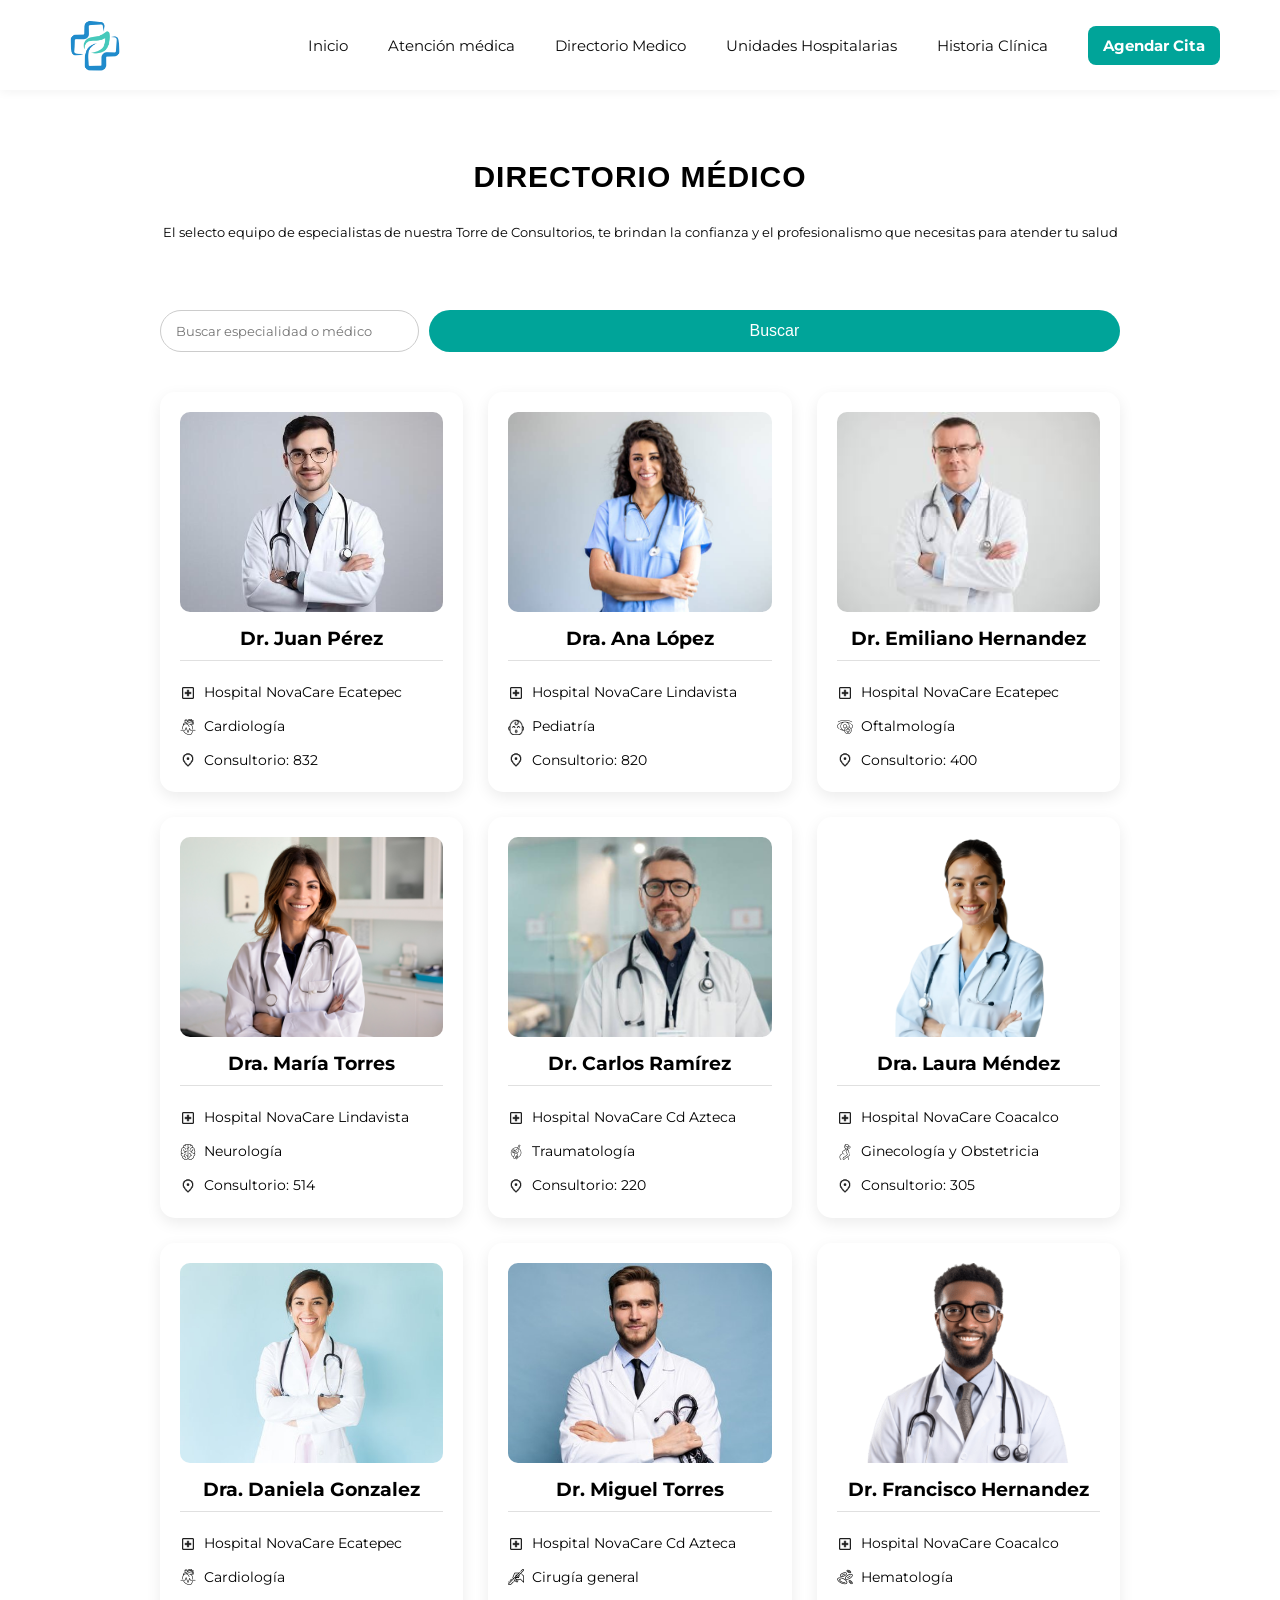
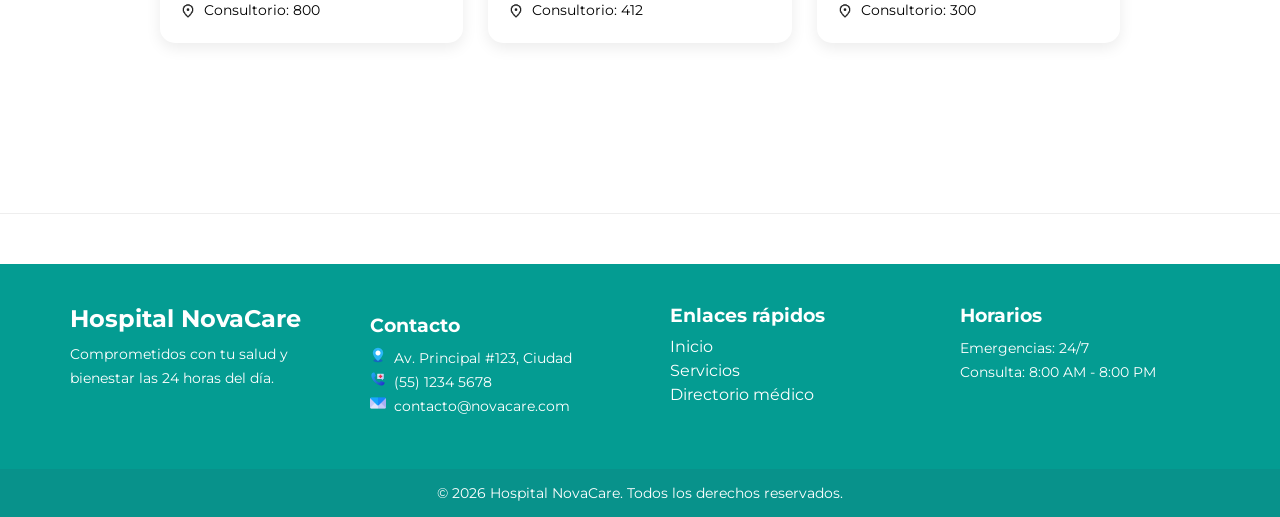
<file: directorio.html>
<!DOCTYPE html>
<html>
    <head>
        <meta charset="UTF-8">
        <title>HOSPITAL</title>
        <link rel="stylesheet" type="text/css" href="style.css">
        <link rel="preconnect" href="https://fonts.googleapis.com">
        <link rel="preconnect" href="https://fonts.gstatic.com" crossorigin>
        <link href="https://fonts.googleapis.com/css2?family=Montserrat+Alternates:ital,wght@0,100;0,200;0,300;0,400;0,500;0,600;0,700;0,800;0,900;1,100;1,200;1,300;1,400;1,500;1,600;1,700;1,800;1,900&family=Montserrat:ital,wght@0,100..900;1,100..900&family=Open+Sans:ital,wdth,wght@0,87.5,300..800;1,87.5,300..800&display=swap" rel="stylesheet">
    </head>
    
    <body>

        <aside class="menu">
            <img class="logotipo" src="imagenes/logo.png">
            <ul>
                <li><a href="index.html">Inicio</a></li>
                <li class="dropdown">
                    <a href="#">Atención médica</a>
                    <ul class="submenu">
                        <li><a href="servicios.html">Servicios</a></li>
                        <li><a href="especialidades.html">Especialidades</a></li>
                    </ul>
                </li>
                <li><a href="directorio.html">Directorio Medico</a></li>
                <li><a href="index.html#unidades">Unidades Hospitalarias</a></li>
                <li><a href="formulario.html">Historia Clínica</a></li>
                <li><a href="cita.html" class="btn-cita">Agendar Cita</a></li>
            </ul>
        </aside>

        <article>
        <section id="directorio" class="directorio">
            <h2 class="titulo">DIRECTORIO MÉDICO</h2>
            <p class="texto-presentacion">El selecto equipo de especialistas de nuestra 
                Torre de Consultorios, te brindan la confianza y el 
                profesionalismo  que necesitas para atender tu salud</p>
            <div class="contenedor-directorio">
                
                <div class="buscador">
                    <input type="text" id="busqueda" placeholder="Buscar especialidad o médico">
                    <button onclick="buscar()">Buscar</button>
                </div>
                
                <div class="contenedor-doctores">
                    <div class="tarjeta-doctor" data-especialidad="cardiologia">
                        <img class="imagen-doctor" src="imagenes/juan.jpg">
                        <h3>Dr. Juan Pérez</h3>
                        <div class="info-linea">
                            <div>
                                <img class="icono" src="imagenes/hospital.png">
                                <p>Hospital NovaCare Ecatepec</p>
                            </div>

                            <div>
                                <img class="icono" src="imagenes/corazon.png">
                                <p>Cardiología</p>
                            </div>

                            <div>
                                <img src="imagenes/location.png" class="icono">
                                <p>Consultorio: 832</p>
                            </div>

                        </div>
                    </div>
                        
                    <div class="tarjeta-doctor" data-especialidad="pediatria">
                        <img class="imagen-doctor" src="imagenes/ana.jpg">
                        <h3>Dra. Ana López</h3>
                        <div class="info-linea">
                            <div>
                                <img class="icono" src="imagenes/hospital.png">
                                <p>Hospital NovaCare Lindavista</p>
                            </div>
                            
                            <div>
                                <img class="icono" src="imagenes/bebe.png">
                                <p>Pediatría</p>
                            </div>

                            <div>
                                <img src="imagenes/location.png" class="icono">
                                <p>Consultorio: 820</p>
                            </div>
                        </div>
                    </div>
                        
                    <div class="tarjeta-doctor" data-especialidad="oftalmologia">
                        <img class="imagen-doctor" src="imagenes/luis.jpg">
                        <h3>Dr. Emiliano Hernandez</h3>
                        <div class="info-linea">
                            <div>
                                <img class="icono" src="imagenes/hospital.png">
                                <p>Hospital NovaCare Ecatepec</p>
                            </div>

                            <div>
                                <img class="icono" src="imagenes/oftalmologia.png">
                                <p>Oftalmología</p>
                            </div>

                            <div>
                                <img src="imagenes/location.png" class="icono">
                                <p>Consultorio: 400</p> 
                            </div>
                        </div>
                    </div>

                    <div class="tarjeta-doctor" data-especialidad="neurologia">
                        <img class="imagen-doctor" src="imagenes/maria.jpg">
                        <h3>Dra. María Torres</h3>
                        <div class="info-linea">
                            <div>
                                <img class="icono" src="imagenes/hospital.png">
                                <p>Hospital NovaCare Lindavista</p>
                            </div>

                            <div>
                                <img class="icono" src="imagenes/cerebro.png">
                                <p>Neurología</p>
                            </div>

                            <div>
                                <img src="imagenes/location.png" class="icono">
                                <p>Consultorio: 514</p>
                            </div>
                        </div>
                    </div>
                        
                    <div class="tarjeta-doctor" data-especialidad="traumatologia">
                        <img class="imagen-doctor" src="imagenes/carlos.jpeg">
                        <h3>Dr. Carlos Ramírez</h3>
                        <div class="info-linea">
                            <div>
                                <img class="icono" src="imagenes/hospital.png">
                                <p>Hospital NovaCare Cd Azteca</p>
                            </div>

                            <div>
                                <img class="icono" src="imagenes/hueso.png">
                                <p>Traumatología</p>
                            </div>

                            <div>
                                <img src="imagenes/location.png" class="icono">
                                <p>Consultorio: 220</p>
                            </div>
                        </div>
                    </div>
                        
                    <div class="tarjeta-doctor" data-especialidad="ginecologia">
                        <img class="imagen-doctor" src="imagenes/laura.png">
                        <h3>Dra. Laura Méndez</h3>
                        <div class="info-linea">
                            <div>
                                <img class="icono" src="imagenes/hospital.png">
                                <p>Hospital NovaCare Coacalco</p>
                            </div>

                            <div>
                                <img class="icono" src="imagenes/mujer.png">
                                <p>Ginecología y Obstetricia</p>
                            </div>

                            <div>
                                <img src="imagenes/location.png" class="icono">
                                <p>Consultorio: 305</p>
                            </div>
                        </div>
                    </div>

                    <div class="tarjeta-doctor" data-especialidad="cardiologia">
                        <img class="imagen-doctor" src="imagenes/daniela.jpg">
                        <h3>Dra. Daniela Gonzalez</h3>
                        <div class="info-linea">
                            <div>
                                <img class="icono" src="imagenes/hospital.png">
                                <p>Hospital NovaCare Ecatepec</p>
                            </div>

                            <div>
                                <img class="icono" src="imagenes/corazon.png">
                                <p>Cardiología</p>
                            </div>

                            <div>
                                <img src="imagenes/location.png" class="icono">
                                <p>Consultorio: 800</p>
                            </div>
                        </div>
                    </div>

                    <div class="tarjeta-doctor" data-especialidad="cirugia-general">
                        <img class="imagen-doctor" src="imagenes/miguel.jpg">
                        <h3>Dr. Miguel Torres </h3>
                        <div class="info-linea">
                            <div>
                                <img class="icono" src="imagenes/hospital.png">
                                <p>Hospital NovaCare Cd Azteca</p>
                            </div>

                            <div>
                                <img class="icono" src="imagenes/bisturi.png">
                                <p>Cirugía general</p>
                            </div>

                            <div>
                                <img src="imagenes/location.png" class="icono">
                                <p>Consultorio: 412</p>
                            </div>
                        </div>
                    </div>

                    <div class="tarjeta-doctor" data-especialidad="hematologia">
                        <img class="imagen-doctor" src="imagenes/francisco.png">
                        <h3>Dr. Francisco Hernandez </h3>
                        <div class="info-linea">
                            <div>
                                <img class="icono" src="imagenes/hospital.png">
                                <p>Hospital NovaCare Coacalco</p>
                            </div>

                            <div>
                                <img class="icono" src="imagenes/celulas.png">
                                <p>Hematología</p>
                            </div>

                            <div>
                                <img src="imagenes/location.png" class="icono">
                                <p>Consultorio: 300</p>
                            </div>
                        </div>
                    </div>

                </div>
            </div>
        </section>
        </article>

        <footer class="footer">
            <div class="footer-container">
                <div class="footer-section">
                    <h2>Hospital NovaCare</h2>
                    <p>Comprometidos con tu salud y bienestar las 24 horas del día.</p>
                </div>
                <div class="footer-contactos">
                    <h3>Contacto</h3>

                    <div>
                    <img class="icono" src="imagenes/ubicacion.png">
                    <p>Av. Principal #123, Ciudad</p>
                    </div>

                    <div>
                    <img class="icono" src="imagenes/llamada.png">
                    <p>(55) 1234 5678</p>
                    </div>

                    <div>
                    <img class="icono" src="imagenes/correo.png">
                    <p>contacto@novacare.com</p>
                    </div>
                </div>
                
                <div class="footer-section">
                    <h3>Enlaces rápidos</h3>
                    <a href="#">Inicio</a>
                    <a href="#">Servicios</a>
                    <a href="#">Directorio médico</a>
                </div>
                
                <div class="footer-section">
                    <h3>Horarios</h3>
                    <p>Emergencias: 24/7</p>
                    <p>Consulta: 8:00 AM - 8:00 PM</p>
                </div>
            </div>
            
            <div class="footer-bottom">
                <p>© 2026 Hospital NovaCare. Todos los derechos reservados.</p>
            </div>
        </footer>
        <script>
        function buscar() {
            const input = document.getElementById("busqueda").value.toLowerCase();
            const tarjetas = document.querySelectorAll(".tarjeta-doctor");
            
            tarjetas.forEach(tarjeta => {
                const especialidad = tarjeta.dataset.especialidad;
                if (especialidad.includes(input)) {
                    tarjeta.style.display = "block";
                } else {
                    tarjeta.style.display = "none";
                }
            });
            }
        </script>
    </body>
</html>
</file>
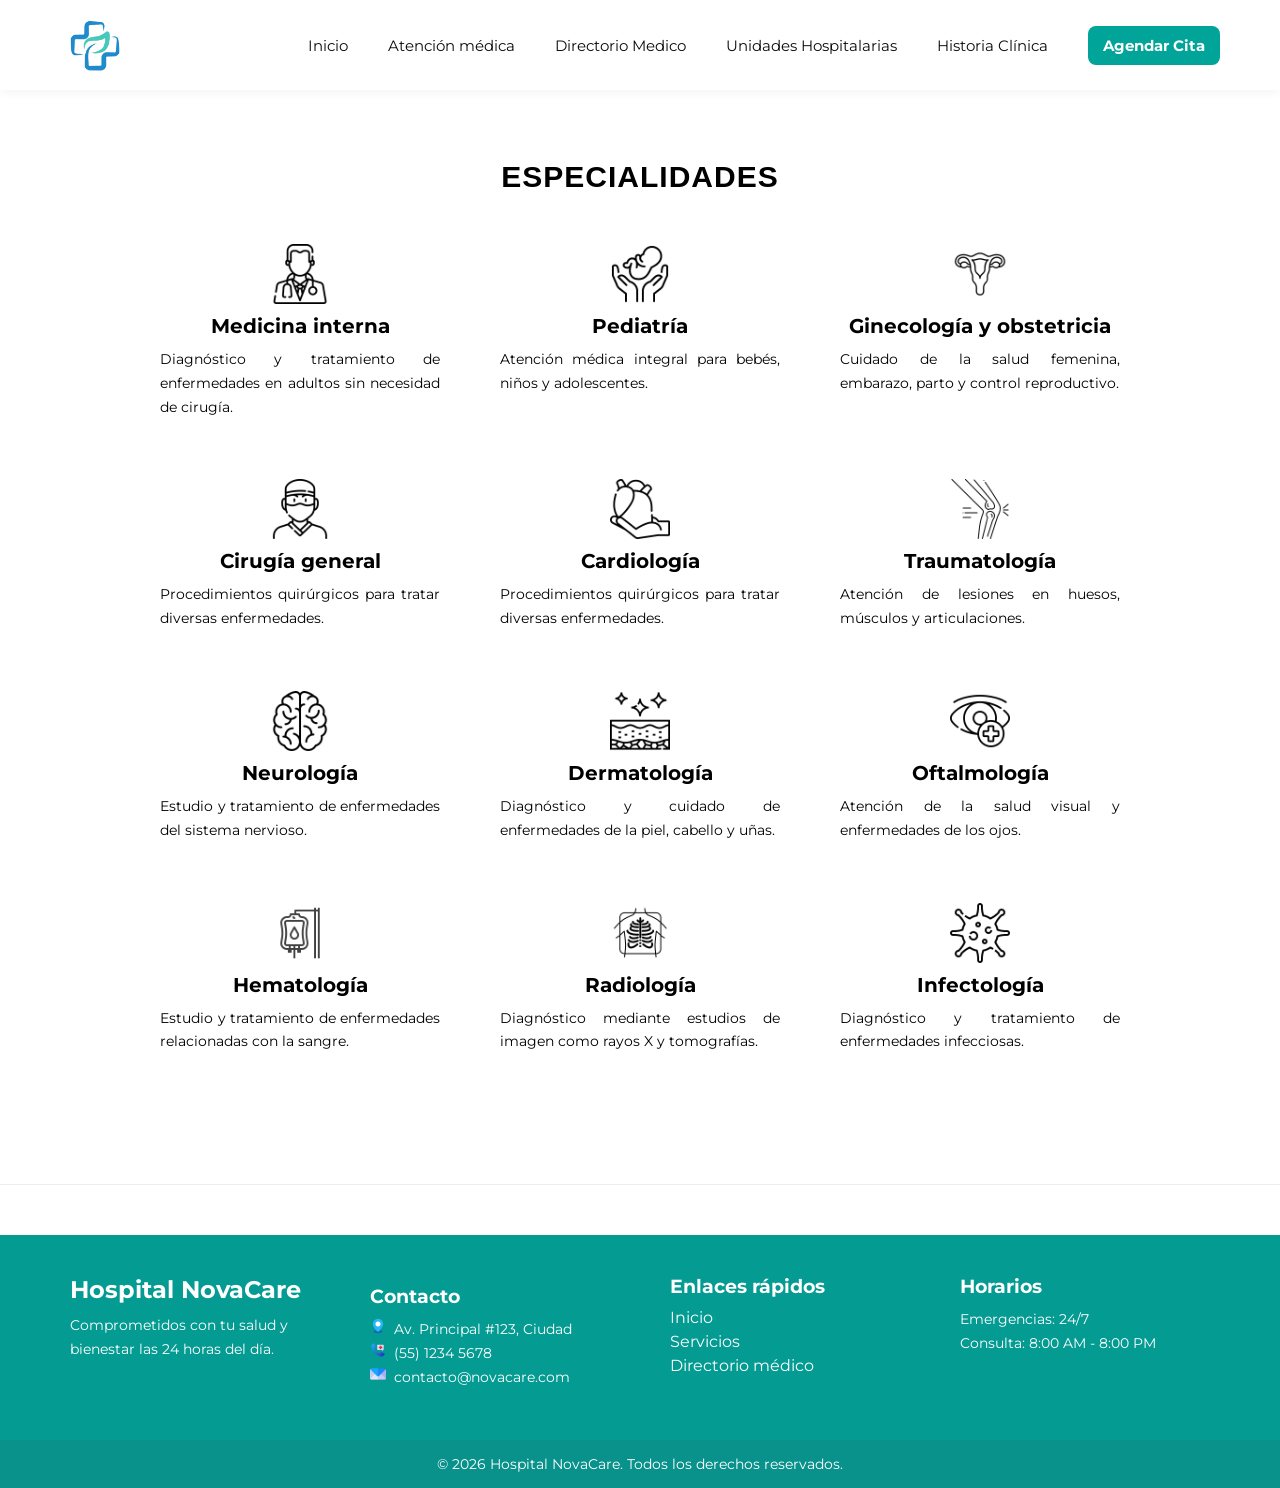
<file: especialidades.html>
<!DOCTYPE html>
<html>
    <head>
        <meta charset="UTF-8">
        <title>HOSPITAL</title>
        <link rel="stylesheet" type="text/css" href="style.css">
        <link rel="preconnect" href="https://fonts.googleapis.com">
        <link rel="preconnect" href="https://fonts.gstatic.com" crossorigin>
        <link href="https://fonts.googleapis.com/css2?family=Montserrat+Alternates:ital,wght@0,100;0,200;0,300;0,400;0,500;0,600;0,700;0,800;0,900;1,100;1,200;1,300;1,400;1,500;1,600;1,700;1,800;1,900&family=Montserrat:ital,wght@0,100..900;1,100..900&family=Open+Sans:ital,wdth,wght@0,87.5,300..800;1,87.5,300..800&display=swap" rel="stylesheet">
    </head>
    
    <body>

        <aside class="menu">
            <img class="logotipo" src="imagenes/logo.png">
            <ul>
                <li><a href="index.html">Inicio</a></li>
                <li class="dropdown">
                    <a href="#">Atención médica</a>
                    <ul class="submenu">
                        <li><a href="servicios.html">Servicios</a></li>
                        <li><a href="especialidades.html">Especialidades</a></li>
                    </ul>
                </li>
                <li><a href="directorio.html">Directorio Medico</a></li>
                <li><a href="index.html#unidades">Unidades Hospitalarias</a></li>
                <li><a href="formulario.html">Historia Clínica</a></li>
                <li><a href="cita.html" class="btn-cita">Agendar Cita</a></li>
            </ul>
        </aside>

        <section id="especialidades" class="especialidades">
            <h2 class="titulo">ESPECIALIDADES</h2>
            <div class="contenedor-especialidades">
                <div class="tarjeta-especialidad">
                    <img class="logo" src="imagenes/doctor.png">
                    <h2 class="subtitulo">Medicina interna</h2>
                    <p>Diagnóstico y tratamiento de enfermedades en adultos sin necesidad de cirugía.</p>
                </div>
                    
                <div class="tarjeta-especialidad">
                    <img class="logo" src="imagenes/pediatria.png">
                    <h2 class="subtitulo">Pediatría</h2>
                    <p>Atención médica integral para bebés, niños y adolescentes.</p>
                </div>
                    
                <div class="tarjeta-especialidad">
                    <img class="logo" src="imagenes/utero.png">
                    <h2 class="subtitulo">Ginecología y obstetricia</h2>
                    <p>Cuidado de la salud femenina, embarazo, parto y control reproductivo.</p>
                </div>
                    
                <div class="tarjeta-especialidad">
                    <img class="logo" src="imagenes/cirujano.png">
                    <h2 class="subtitulo">Cirugía general</h2>
                    <p>Procedimientos quirúrgicos para tratar diversas enfermedades.</p>
                </div>
                    
                <div class="tarjeta-especialidad">
                    <img class="logo" src="imagenes/cardiologia.png">
                    <h2 class="subtitulo">Cardiología</h2>
                    <p>Procedimientos quirúrgicos para tratar diversas enfermedades.</p>
                </div>
                    
                <div class="tarjeta-especialidad">
                    <img class="logo" src="imagenes/huesos.png">
                    <h2 class="subtitulo">Traumatología</h2>
                    <p>Atención de lesiones en huesos, músculos y articulaciones.</p>
                </div>
                        
                <div class="tarjeta-especialidad">
                    <img class="logo" src="imagenes/cerebro.png">
                    <h2 class="subtitulo">Neurología</h2>
                    <p>Estudio y tratamiento de enfermedades del sistema nervioso.</p>
                </div>
                    
                <div class="tarjeta-especialidad">
                    <img class="logo" src="imagenes/dermatologia.png">
                    <h2 class="subtitulo">Dermatología</h2>
                    <p>Diagnóstico y cuidado de enfermedades de la piel, cabello y uñas.</p>
                </div>
                    
                <div class="tarjeta-especialidad">
                    <img class="logo" src="imagenes/oftalmologia.png">
                    <h2 class="subtitulo">Oftalmología</h2>
                    <p>Atención de la salud visual y enfermedades de los ojos.</p>
                </div>
                    
                <div class="tarjeta-especialidad">
                    <img class="logo" src="imagenes/bolsa.png">
                    <h2 class="subtitulo">Hematología</h2>
                    <p>Estudio y tratamiento de enfermedades relacionadas con la sangre.</p>
                </div>
                    
                <div class="tarjeta-especialidad">
                    <img class="logo" src="imagenes/rayosx.png">
                    <h2 class="subtitulo">Radiología</h2>
                    <p>Diagnóstico mediante estudios de imagen como rayos X y tomografías.</p>
                </div>
                    
                <div class="tarjeta-especialidad">
                    <img class="logo" src="imagenes/infectologia.png">
                    <h2 class="subtitulo">Infectología</h2>
                    <p>Diagnóstico y tratamiento de enfermedades infecciosas.</p>
                </div>
            </div>
        </section>

        <footer class="footer">
            <div class="footer-container">
                <div class="footer-section">
                    <h2>Hospital NovaCare</h2>
                    <p>Comprometidos con tu salud y bienestar las 24 horas del día.</p>
                </div>
                <div class="footer-contactos">
                    <h3>Contacto</h3>

                    <div>
                    <img class="icono" src="imagenes/ubicacion.png">
                    <p>Av. Principal #123, Ciudad</p>
                    </div>

                    <div>
                    <img class="icono" src="imagenes/llamada.png">
                    <p>(55) 1234 5678</p>
                    </div>

                    <div>
                    <img class="icono" src="imagenes/correo.png">
                    <p>contacto@novacare.com</p>
                    </div>
                </div>
                
                <div class="footer-section">
                    <h3>Enlaces rápidos</h3>
                    <a href="#">Inicio</a>
                    <a href="#">Servicios</a>
                    <a href="#">Directorio médico</a>
                </div>
                
                <div class="footer-section">
                    <h3>Horarios</h3>
                    <p>Emergencias: 24/7</p>
                    <p>Consulta: 8:00 AM - 8:00 PM</p>
                </div>
            </div>
            
            <div class="footer-bottom">
                <p>© 2026 Hospital NovaCare. Todos los derechos reservados.</p>
            </div>
        </footer>
    </body>
</html>
</file>
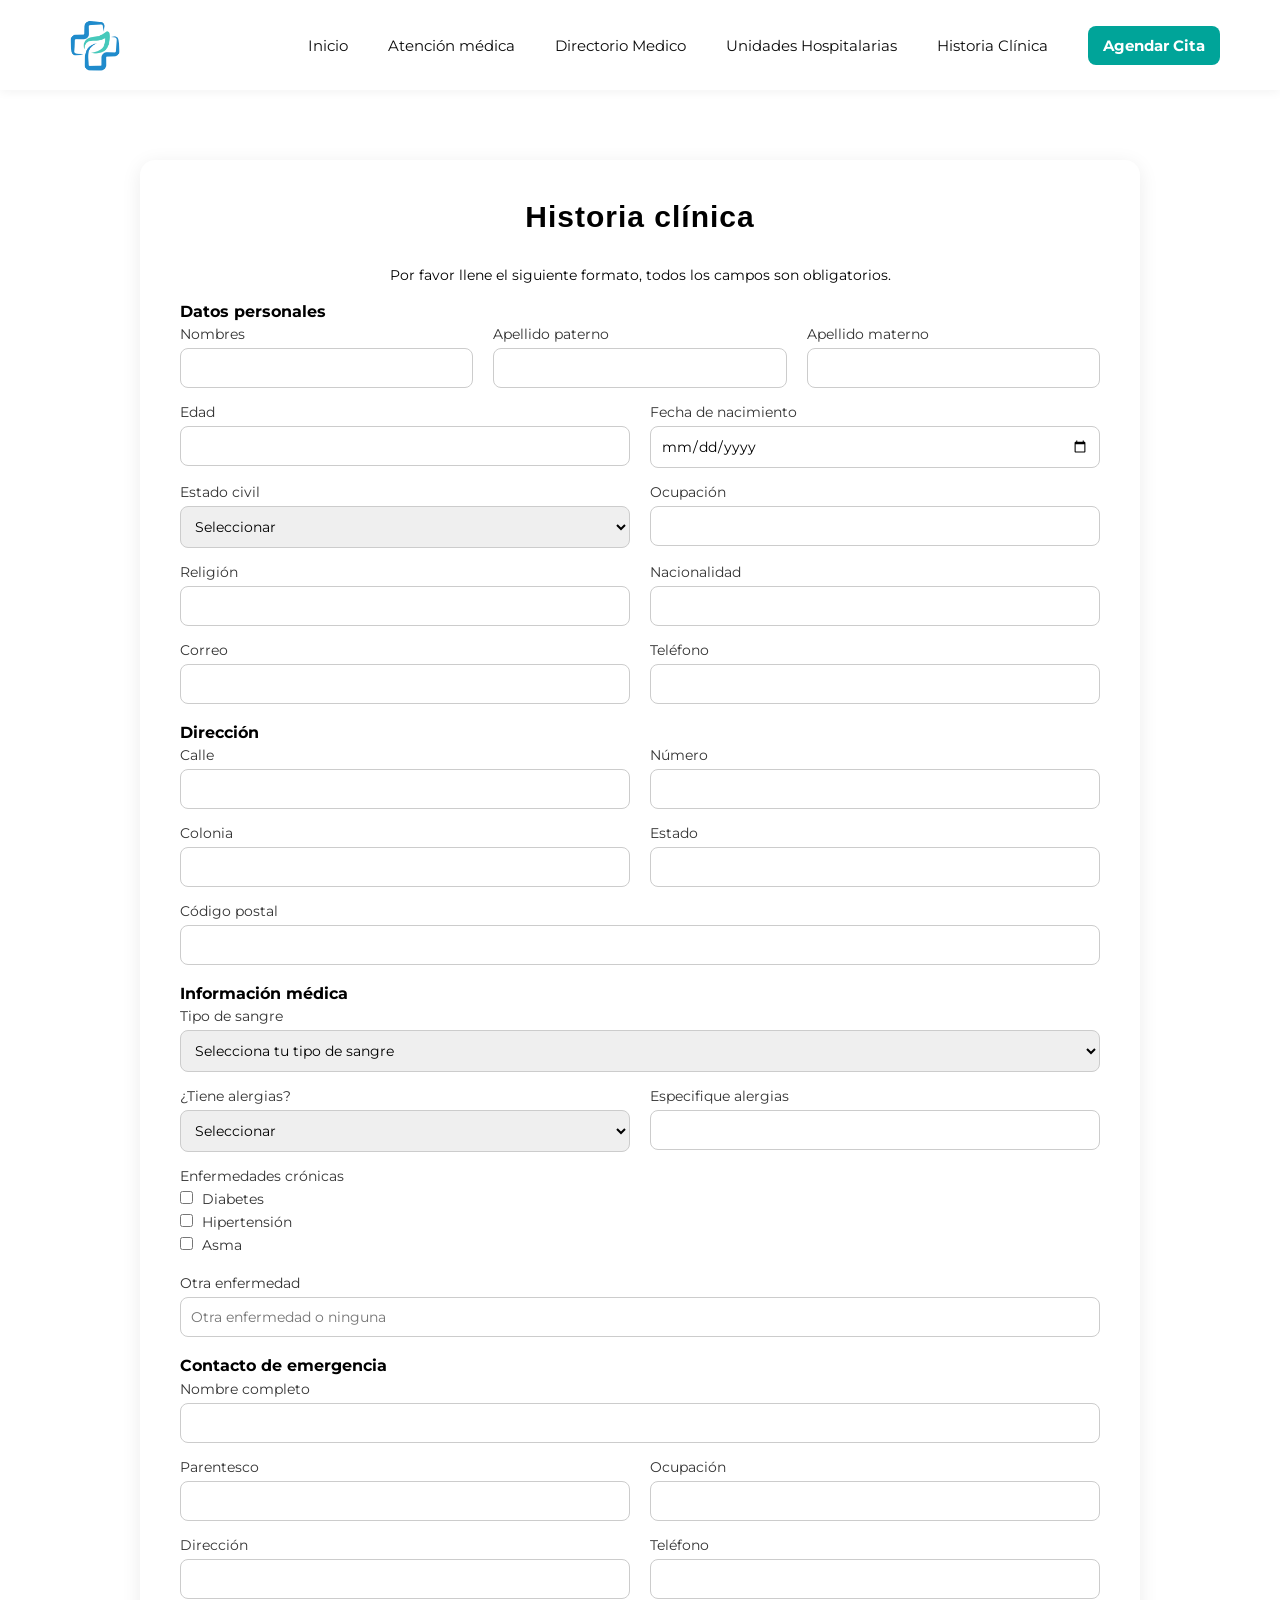
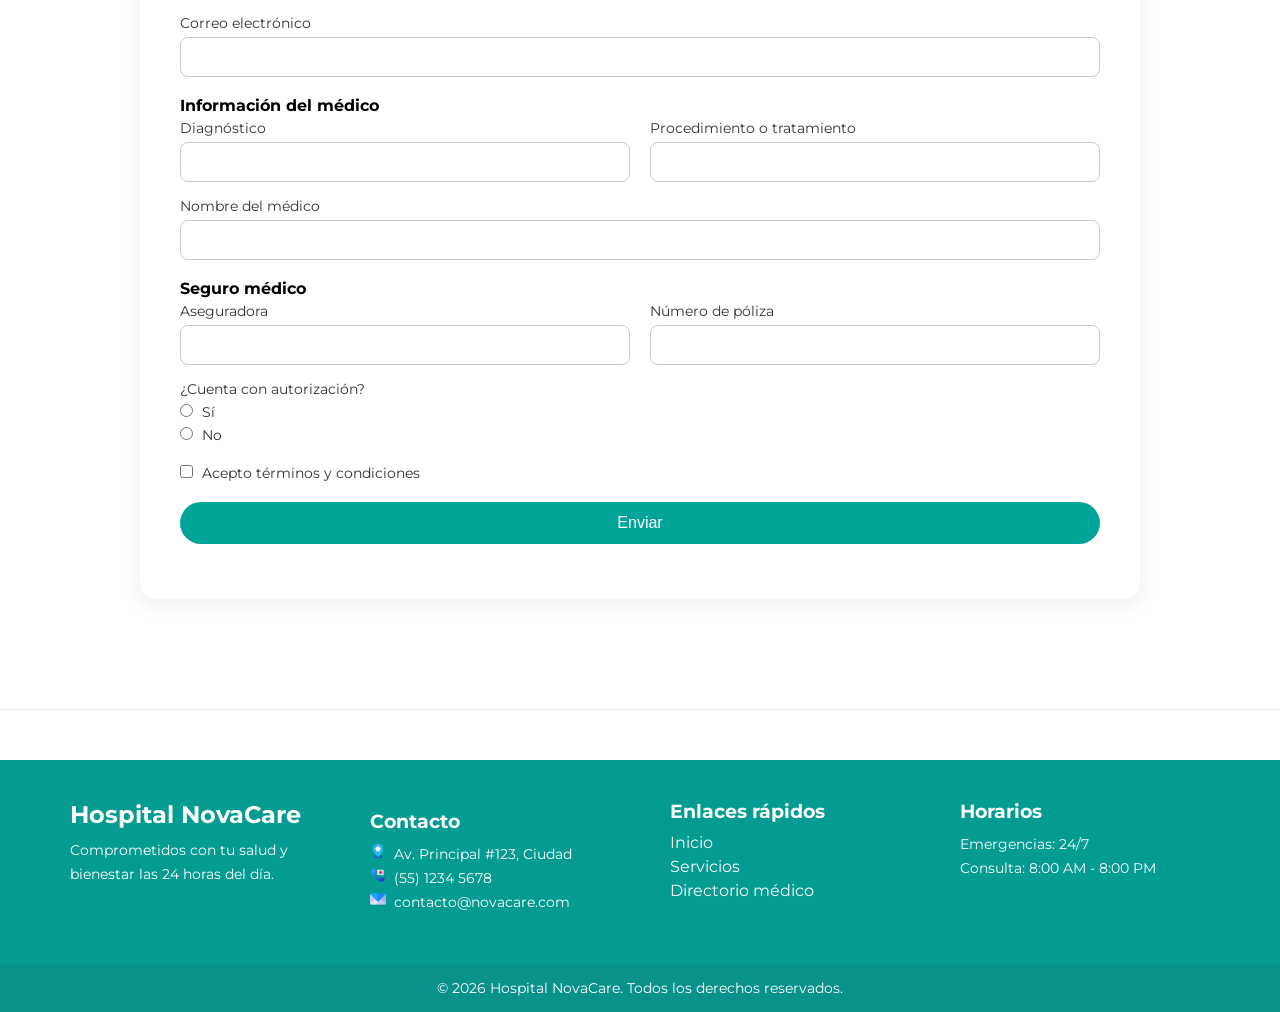
<file: formulario.html>
<!DOCTYPE html>
<html>
    <head>
        <meta charset="UTF-8">
        <title>HOSPITAL</title>
        <link rel="stylesheet" type="text/css" href="style.css">
        <link rel="preconnect" href="https://fonts.googleapis.com">
        <link rel="preconnect" href="https://fonts.gstatic.com" crossorigin>
        <link href="https://fonts.googleapis.com/css2?family=Montserrat+Alternates:ital,wght@0,100;0,200;0,300;0,400;0,500;0,600;0,700;0,800;0,900;1,100;1,200;1,300;1,400;1,500;1,600;1,700;1,800;1,900&family=Montserrat:ital,wght@0,100..900;1,100..900&family=Open+Sans:ital,wdth,wght@0,87.5,300..800;1,87.5,300..800&display=swap" rel="stylesheet">
    </head>
    
    <body>

        <aside class="menu">
            <img class="logotipo" src="imagenes/logo.png">
            <ul>
                <li><a href="index.html">Inicio</a></li>
                <li class="dropdown">
                    <a href="#">Atención médica</a>
                    <ul class="submenu">
                        <li><a href="servicios.html">Servicios</a></li>
                        <li><a href="especialidades.html">Especialidades</a></li>
                    </ul>
                </li>
                <li><a href="directorio.html">Directorio Medico</a></li>
                <li><a href="index.html#unidades">Unidades Hospitalarias</a></li>
                <li><a href="formulario.html">Historia Clínica</a></li>
                <li><a href="cita.html" class="btn-cita">Agendar Cita</a></li>
            </ul>
        </aside>

        <article>
        <section>
                <div id="registro" class="registro">
                    <div class="contenedor-registro">
                        <h2 class="titulo">Historia clínica</h2>
                        <p>Por favor llene el siguiente formato, todos los campos son obligatorios.</p>
                        <form class="formulario">

                            <h2>Datos personales</h2>
                            <div class="fila">
                                <div class="campo">
                                    <label>Nombres</label>
                                    <input type="text">
                                </div>
                                
                                <div class="campo">
                                    <label>Apellido paterno</label>
                                    <input type="text">
                                </div>
                                
                                <div class="campo">
                                    <label>Apellido materno</label>
                                    <input type="text">
                                </div>
                            </div>
                            

                            <div class="fila">
                                <div class="campo">
                                    <label>Edad</label>
                                    <input type="number">
                                </div>
                                
                                <div class="campo">
                                    <label>Fecha de nacimiento</label>
                                    <input type="date">
                                </div>
                            </div>
                            
                            <div class="fila">
                                <div class="campo">
                                    <label>Estado civil</label>
                                    <select>
                                        <option>Seleccionar</option>
                                        <option>Soltero(a)</option>
                                        <option>Casado(a)</option>
                                        <option>Viudo(a)</option>
                                        <option>Divorciado(a)</option>
                                    </select>
                                </div>
                                
                                <div class="campo">
                                    <label>Ocupación</label>
                                    <input type="text">
                                </div>
                            </div>

                            <div class="fila">
                                <div class="campo">
                                    <label>Religión</label>
                                    <input type="text">
                                </div>
                                
                                <div class="campo">
                                    <label>Nacionalidad</label>
                                    <input type="text">
                                </div>
                            </div>
                            

                            <div class="fila">
                                <div class="campo">
                                    <label>Correo</label>
                                    <input type="email">
                                </div>
                                
                                <div class="campo">
                                    <label>Teléfono</label>
                                    <input type="tel">
                                </div>
                            </div>
                            
                            <h2>Dirección</h2>
  
                            <div class="fila">
                                <div class="campo">
                                    <label>Calle</label>
                                    <input type="text">
                                </div>
                                
                                <div class="campo">
                                    <label>Número</label>
                                    <input type="text">
                                </div>
                            </div>
                            

                            <div class="fila">
                                <div class="campo">
                                    <label>Colonia</label>
                                    <input type="text">
                                </div>
                                
                                <div class="campo">
                                    <label>Estado</label>
                                    <input type="text">
                                </div>
                            </div>
                        
                            <div class="fila">
                                <div class="campo">
                                    <label>Código postal</label>
                                    <input type="text">
                                </div>
                            </div>

                            <h2>Información médica</h2>

                            <div class="fila">
                                <div class="campo">
                                    <label>Tipo de sangre</label>
                                    <select>
                                        <option>Selecciona tu tipo de sangre</option>
                                        <option>A+</option>
                                        <option>A-</option>
                                        <option>B+</option>
                                        <option>B-</option>
                                        <option>AB+</option>
                                        <option>AB-</option>
                                        <option>O+</option>
                                        <option>O-</option>
                                    </select>
                                </div>
                            </div>

                            <div class="fila">
                                <div class="campo">
                                    <label>¿Tiene alergias?</label>
                                    <select>
                                        <option>Seleccionar</option>
                                        <option>Sí</option>
                                        <option>No</option>
                                    </select>
                                </div>
                                
                                <div class="campo">
                                    <label>Especifique alergias</label>
                                    <input type="text">
                                </div>
                            </div>
                            
                            <div class="fila">
                                <div class="campo">
                                    <label>Enfermedades crónicas</label>
                                    <label><input type="checkbox"> Diabetes</label>
                                    <label><input type="checkbox"> Hipertensión</label>
                                    <label><input type="checkbox"> Asma</label>
                                </div>
                            </div>
                            <!-- Otra enfermedad -->
                            <div class="fila">
                                <div class="campo">
                                    <label>Otra enfermedad</label>
                                    <input type="text" placeholder="Otra enfermedad o ninguna">
                                </div>
                            </div>
                            
                            <h2>Contacto de emergencia</h2>
                            <!-- Nombre -->
                            <div class="fila">
                                <div class="campo">
                                    <label>Nombre completo</label>
                                    <input type="text">
                                </div>
                            </div>

                            <div class="fila">
                                <div class="campo">
                                    <label>Parentesco</label>
                                    <input type="text">
                                </div>

                                <div class="campo">
                                    <label>Ocupación</label>
                                    <input type="text">
                                </div>
                            </div>
                            

                            <div class="fila">
                                <div class="campo">
                                    <label>Dirección</label>
                                    <input type="text">
                                </div>

                                <div class="campo">
                                    <label>Teléfono</label>
                                    <input type="tel">
                                </div>
                                
                            </div>
                            
                            <div class="fila">
                                <div class="campo">
                                    <label>Correo electrónico</label>
                                    <input type="email">
                                </div>
                            </div>
                            
                            <h2>Información del médico</h2>
                      
                            <div class="fila">
                                <div class="campo">
                                    <label>Diagnóstico</label>
                                    <input type="text">
                                </div>
                                
                                <div class="campo">
                                    <label>Procedimiento o tratamiento</label>
                                    <input type="text">
                                </div>
                            </div>
                            
                            <div class="fila">
                                <div class="campo">
                                    <label>Nombre del médico</label>
                                    <input type="text">
                                </div>
                            </div>
                            
                            <h2>Seguro médico</h2>
                      
                            <div class="fila">
                                <div class="campo">
                                    <label>Aseguradora</label>
                                    <input type="text">
                                </div>
                                
                                <div class="campo">
                                    <label>Número de póliza</label>
                                    <input type="text">
                                </div>
                            </div>

                            <div class="fila">
                                <div class="campo">
                                    <label>¿Cuenta con autorización?</label>
                                    <label><input type="radio" name="autorizacion"> Sí</label>
                                    <label><input type="radio" name="autorizacion"> No</label>
                                </div>
                            </div>

                             <div class="fila">
                                <div class="campo">
                                    <label>
                                        <input type="checkbox" required>
                                        Acepto términos y condiciones
                                    </label>
                                </div>
                            </div>

                            <div class="fila">
                                <div class="campo">
                                    <button type="submit">Enviar</button>
                                </div>
                            </div>
                        </form>
                    </div>
                </div>
            </section>
        </article>

        <footer class="footer">
            <div class="footer-container">
                <div class="footer-section">
                    <h2>Hospital NovaCare</h2>
                    <p>Comprometidos con tu salud y bienestar las 24 horas del día.</p>
                </div>
                <div class="footer-contactos">
                    <h3>Contacto</h3>

                    <div>
                    <img class="icono" src="imagenes/ubicacion.png">
                    <p>Av. Principal #123, Ciudad</p>
                    </div>

                    <div>
                    <img class="icono" src="imagenes/llamada.png">
                    <p>(55) 1234 5678</p>
                    </div>

                    <div>
                    <img class="icono" src="imagenes/correo.png">
                    <p>contacto@novacare.com</p>
                    </div>
                </div>
                
                <div class="footer-section">
                    <h3>Enlaces rápidos</h3>
                    <a href="#">Inicio</a>
                    <a href="#">Servicios</a>
                    <a href="#">Directorio médico</a>
                </div>
                
                <div class="footer-section">
                    <h3>Horarios</h3>
                    <p>Emergencias: 24/7</p>
                    <p>Consulta: 8:00 AM - 8:00 PM</p>
                </div>
            </div>
            
            <div class="footer-bottom">
                <p>© 2026 Hospital NovaCare. Todos los derechos reservados.</p>
            </div>
        </footer>
    </body>
</html>
</file>
<file: style.css>
* {
    margin: 0;
    padding: 0;
    box-sizing: border-box;
}
html {
    scroll-behavior: smooth;
}
section {
    border-bottom: 1px solid #eee;
    padding: 70px 20px 110px 20px;
}
header {
    width: 100%;
    height: auto;
    padding: 0 40px;
    box-sizing: border-box;
}
.menu {
    display: flex;
    align-items: center;
    justify-content: space-between;
    padding: 20px 60px;
    position: fixed;
    top: 0;
    width: 100%;
    height: 90px;
    z-index: 1000;
    background-color: white;
    box-shadow: 0 2px 10px rgba(0,0,0,0.05);
}
ul {
    list-style: none;
    display: flex;
    gap: 40px;
}
li a {
    position: relative;
    text-decoration: none;
    color: #0c0c0c;
    font-size: 15px;
    font-family: 'Montserrat', sans-serif;
}
.menu > ul > li > a:after {
    content: '';
    position: absolute;
    width: 100%;
    transform: scale(0);
    height: 2px;
    bottom: -4px;
    left: 0;
    background-color: white;
    transform-origin: bottom right;
    transition: transform 0.3s ease-out;
}
.menu > ul > li > a:hover:after {
    background-color: #00A499;
    transform: scaleX(1);
    transform-origin: bottom left;
}
.logotipo {
    object-fit: contain;
    width: 70px;     
    height: 70px;
}
.dropdown {
    position: relative;
}
.submenu {
    display: none;
    position: absolute;
    background: white;
    list-style: none;
    padding: 0;
    margin: 0;
    left: 0;
    width: 100%;
}
.submenu li a {
    display: block;
    padding: 10px;
    color: black;
    text-decoration: none;
}
.dropdown:hover .submenu {
    display: block;
}
.submenu li a:hover {
    background: #00A499;
    color: white;
}
.btn-cita {
    background: #00A499; 
    color: white !important;
    padding: 10px 15px;
    border-radius: 8px;
    font-weight: bold;
    text-align: center;
}

.btn-cita:hover {
    background: #007f76;
}
.titulo {
    font-size: 30px;
    margin-top: 0px;
    margin-bottom: 30px;
    font-family: "Monserrat", sans-serif;
    text-align: center;
    letter-spacing: 1px;
}
.subtitulo {
    font-family: "Montserrat", sans-serif;
    font-size: 20px;
    text-align: center;
    margin-bottom: 10px;
}
.texto-presentacion {
    font-family: "Montserrat", sans-serif;
    font-size: 13px;
    text-align: center;
    margin-bottom: 10px;
}
body {
    padding-top: 90px;
}
.inicio {
    display: flex;
    flex-direction: column; 
    align-items: center;
    gap: 60px;
    padding: 100px 60px;
}
.contenido-hospital {
    flex: 1;
    max-width: 500px;
}
.fila-superior {
    display: flex;
    justify-content: space-between;
    align-items: center;
    gap: 50px;
    width: 100%;
    max-width: 1000px;
}
.contenido-hospital p {
    font-family: "Montserrat", sans-serif;
    font-size: 16px;
    line-height: 1.7;
    color: #444;
    margin-top: 10px;
    text-align: justify;
}
.hospital {
    flex: 1;
    max-width: 500px;
    width: 100%;
    border-radius: 15px;
    box-shadow: 0 5px 20px rgba(0,0,0,0.1);
}
.contenedor-tarjetas {
    display: flex;
    justify-content: center;
    gap: 30px;
    align-items: flex-start;
    flex-wrap: wrap;
    flex: 0 0 100%;
    max-width: 1000px;
    margin: 0 auto;
}
.tarjeta-mision {
    width: 100%;
    max-width: 1000px;
    padding: 25px;
    border-radius: 10px;
    box-shadow: 0 5px 20px #00a4993b;
}
.tarjeta-mision p {
    font-family: "Montserrat", sans-serif;
    font-size: 16px;  
    margin: 10px;
    text-align: justify;
    line-height: 1.7;
}
.tarjeta-vision {
    max-width: 1000px;
    width: 100%;
    padding: 25px;
    border-radius: 10px;
    box-shadow: 0 5px 20px #00a4993b;
} 
.tarjeta-vision p { 
    font-family: "Montserrat", sans-serif;
    font-size: 16px;
    margin: 10px;
    line-height: 1.7;
    text-align: justify;
}
.tarjeta-vision h2::after,
.tarjeta-mision h2::after{
    content: "";
    display: block;
    width: 45px;
    height: 3px;
    background: #00a499a4;
    margin: 8px auto;
}
.contenedor-timeline {
    display: flex;
    align-items: center;
    justify-content: center;
}
.timeline {
    width: 80%;
    height: auto;
    max-width: 800px;
    margin: 0 auto;
    display: flex;
    flex-direction: column;
}
.timeline-content {
    padding: 20px;
    background: #ffffff;
    -webkit-box-shadow: 5px 5px 10px #05ad97, -5px -5px 10px #0091a4e1;
    box-shadow: 5px 5px 10px #05ad97, -5px -5px 10px#0091a4e1;
    border-radius: 10px;
    padding: 1.75rem;
    overflow-wrap: break-word !important;
    margin: 1rem;
    margin-bottom: 20px;
}
.timeline-component {
    margin: 0px 20px 20px 20px;
}
.timeline h3 {
    font-family: "Roboto", sans-serif;
    font-size: 16px;
    text-align: justify;
    line-height: 1.7; 
    margin-bottom: 5px;
}
.timeline p {
    font-family: "Monserrat", sans-serif;
    font-size: 14px;
    text-align: justify;
    line-height: 1.7;
}
@media (min-width: 768px){
    .timeline {
        display: grid;
        grid-template-columns: 1fr 3px 1fr;
    }
    .timeline-middle {
        position: relative;
        background-image: linear-gradient(45deg, #03b89a, #0286a7, #0091a4e1);
        width: 3px;
        height: 100%;
    }
    .timeline-circle {
        position: absolute;
        top: 0;
        left: 50%;
        width: 15px;
        height: 15px;
        border-radius: 50%;
        background-image: linear-gradient(#03b89a, #02a79f, #0091a4e1);
        -webkit-transform: translateX(-50%);
        transform: translateX(-50%);
    }
}
.carrusel-certificados {
    position: relative;
    max-width: 1000px;
    margin: 0 auto;
    overflow: hidden;
    background-color: transparent;
    padding-bottom: 10px;
    padding-top: 10px;
}
.track-certificados{
    display: flex;
    gap: 20px;
    transition: transform 0.4s ease;

    align-items: stretch;
}
.tarjeta-certificado{
    flex: 0 0 calc((100% - 40px) / 3); 

    background-color: #fff;
    padding: 20px;
    border-radius: 15px;
    box-shadow: 0 5px 10px rgba(41, 42, 43, 0.397);
    text-align: justify;
}
.icono-certificado {
    display: block;
    margin: 0 auto 10px auto;
    border-radius: 15px;
    width: 100%;
    height: 200px;
    object-fit: contain;
    margin-bottom: 15px;
}
.btn {
    position: absolute;
    top: 50%;
    transform: translateY(-50%);

    background: #0068a488;
    color: #ffffff;

    width: 45px;
    height: 45px;

    display: flex;
    align-items: center;
    justify-content: center;

    cursor: pointer;
    border-radius: 50%;
    font-size: 18px;

    z-index: 10;
}
.btn:hover {
    background: #023a83;
}
.prev { left: 0px; }
.next { right: 0px; }
.contenedor-servicios {
    display: grid;
    grid-template-columns: repeat(3, 1fr);
    gap: 35px;
    max-width: 1000px; 
    margin: 0 auto;
}
.tarjeta-servicios {
    display: flex;
    flex-direction: column;
    justify-content: center;
    padding: 25px;
    margin: 0 auto;

    border-radius: 15px;
    box-shadow: 0 5px 15px rgba(0,0,0,0.08);
}
.tarjeta-servicios p {
    font-family: "Roboto", sans-serif;
    font-size: 16px;
    line-height: 1.7;
    text-align: justify;
}
.icono-servicio {
    display: block;
    border-radius: 15px;
    object-fit: cover;
    width: 100%;
    height: 100%;
    margin-bottom: 15px;
}
.contenedor-especialidades {
    display: grid;
    grid-template-columns: repeat(3, 1fr);
    gap: 20px;
    max-width: 1000px;
    margin: 0 auto;
}
.tarjeta-especialidad {
    display: flex;
    flex-direction: column;
    align-items: center;
    justify-content: flex-start;
    text-align: center;

    padding: 20px;
    height: 100%; 
}
.logo {
    width: 60px;
    height: 60px;
    object-fit: contain;
    margin-bottom: 10px;
}
.tarjeta-especialidad p {
    flex-grow: 1;
    font-family: "Montserrat", sans-serif;
    font-size: 14px;
    line-height: 1.7;
    text-align: justify; 
}
.buscador {
    display: flex;
    justify-content: center;
    gap: 10px;
    margin-bottom: 40px;
    max-width: 1000px;
}
.buscador input {
    width: 350px;
    padding: 12px 15px;
    border-radius: 25px;
    border: 1px solid #ccc;
    outline: none;
    font-family: "Montserrat", sans-serif;
    transition: 0.3s;
}
.buscador input:focus {
    border-color: #00A499;
    box-shadow: 0 0 5px #00a49955;
}
.contenedor-directorio {
    max-width: 1000px;
    margin: 0 auto;
    padding: 60px 20px;
}
.contenedor-doctores {
    display: grid;
    grid-template-columns: repeat(3, 1fr);
    gap: 25px;

    max-width: 1000px;
    margin: 0 auto;
}
.tarjeta-doctor {
    display: flex;
    flex-direction: column;
    border-radius: 15px;
    padding: 20px;
    text-align: center;
    box-shadow: 0 5px 15px rgba(0,0,0,0.08);
    transition: 0.3s;
    width: 100%;
    max-width: 320px;
    margin: 0 auto;
}
.tarjeta-doctor h3 {
    font-family: "Montserrat", sans-serif;
    text-align: center;
    margin-bottom: 10px;
    padding-bottom: 10px;
    border-bottom: 1px solid #e0e0e0;
}
.tarjeta-doctor p {
    text-align: justify;
    font-family: "Montserrat", sans-serif;
    font-size: 14px;
    line-height: 1.7;
    text-align: justify;
}
.imagen-doctor{
    width: 100%;
    height: 200px;
    object-fit: cover;
    border-radius: 10px;
    margin-bottom: 15px;
}
.info-linea {
    display: flex;
    flex-direction: column;  
    align-items: flex-start;
    gap: 10px;
    margin-top: 10px;
}
.info-linea div {
    display: flex;
    align-items: center;
    gap: 8px;
    width: 100%;
}
.info-linea p {
    margin: 0;
    text-align: left;
}
.icono {
    width: 16px;
    height: 16px;
    flex-shrink: 0;
}
.unidades {
    padding: 80px 20px; 
}
.contenedor-unidades { 
    display: grid;
    grid-template-columns: repeat(2, 1fr); 
    gap: 30px;

    max-width: 1000px; 
    margin: 0 auto;
}
.tarjeta-ecatepec, 
.tarjeta-coacalco, 
.tarjeta-azteca,
.tarjeta-lindavista {
    background-color: #fff;
    padding: 30px;
    border-radius: 15px;
    width: 400px;
    box-shadow: 0 5px 15px rgba(0,0,0,0.1);
    margin: 0 auto;

}
.tarjeta-ecatepec p, 
.tarjeta-coacalco p, 
.tarjeta-azteca p,
.tarjeta-lindavista p {
    font-family: "Montserrat", sans-serif;
    font-size: 14px;
    line-height: 1.7;
    text-align: justify;
}
.tarjeta-ecatepec h2, 
.tarjeta-coacalco h2, 
.tarjeta-azteca h2,
.tarjeta-lindavista h2 {
    font-family: "Montserrat", sans-serif;
    font-size: 16px;
    margin-bottom: 10px;

    border-bottom: 1px solid #e0e0e0;
    padding-bottom: 8px;
}
.info-unidad {
    display: flex;
    flex-direction: column;
    gap: 10px;
}
.info-unidad div {
    display: flex;
    align-items: center;
    gap: 8px;
}
.imagen-unidad {
    width: 100%;
    height: 150px;          
    object-fit: cover;     
    border-radius: 10px;
    margin-bottom: 15px;
}
.registro {
    display: flex;
    justify-content: center;
}
.contenedor-registro {
    width: 100%; 
    margin: 0 auto; 
    max-width: 1000px;
    background: #fff;
    padding: 40px;
    border-radius: 15px;
    box-shadow: 0 4px 20px rgba(0,0,0,0.08);
}
.contenedor-registro p {
    font-family: "Montserrat", sans-serif;
    font-size: 14px;
    line-height: 1.7;
    text-align: center;
    margin-bottom: 10px;
}
.formulario h2 {
    font-family: "Montserrat", sans-serif;
    font-size: 16px;
    line-height: 1.7;
    text-align: justify;
    margin-bottom: 0px;
}
.formulario h3 {
    font-family: "Montserrat", sans-serif;
    font-size: 14px;
    line-height: 1.7;
    text-align: justify;
}
.fila {
    display: flex;
    gap: 20px;
    margin-bottom: 15px;
}
.campo {
    flex: 1;
    display: flex;
    flex-direction: column;
}
.campo label {
    margin-bottom: 5px;
    font-size: 14px;
    color: #333;
    font-family: "Montserrat", sans-serif;
}
.campo input,
.campo select {
    padding: 10px;
    border-radius: 8px;
    border: 1px solid #ccc;
    font-size: 14px;
    font-family: "Montserrat", sans-serif;
    transition: 0.3s;
}
.campo input:focus,
.campo select:focus {
    border-color: #2A7FFF;
    outline: none;
    box-shadow: 0 0 6px rgba(42,127,255,0.3);
}
.campo input[type="checkbox"],
.campo input[type="radio"] {
    width: auto;
    margin-right: 5px;
}

.campo label input {
    margin-right: 5px;
}
button {
    width: 100%;
    background: #00A499;
    color: white;
    border: none;
    padding: 12px;
    border-radius: 25px;
    font-size: 16px;
    cursor: pointer;
    transition: 0.3s;
}

button:hover {
    background: #01868f;
}
.footer {
  background: #049c92;
  color: white;
  margin-top: 50px;
  font-family: "Montserrat", sans-serif;
}

.footer-container {
  display: flex;
  flex-wrap: wrap;
  justify-content: center; 
  gap: 40px; 
  padding: 40px 20px;
  max-width: 1200px; 
  margin: 0 auto; 
  align-items: flex-start;
}

.footer-section,
.footer-contactos {
  flex: 1 1 220px;
  max-width: 250px; 
}
.footer-contactos {
    margin: 10px;
}

.footer-section h2,
.footer-section h3,
.footer-contactos h2,
.footer-contactos h3 {
  margin-bottom: 10px;
  font-family: "Montserrat",sans-serif;
}

.footer-section a,
.footer-contactos a {
  display: block;
  color: white;
  text-decoration: none;
  margin: 5px 0;
  transition: 0.3s;
  font-family: "Montserrat", sans-serif;
}

.footer-section a:hover,
.footer-contactos a:hover {
  text-decoration: underline;
}

.footer-section p,
.footer-contactos p {
    font-family: "Montserrat", sans-serif;
    font-size: 14px;
    line-height: 1.7;
}

.footer-bottom {
  text-align: center;
  padding: 15px;
  background: #08928b;
  font-size: 14px;
}
.footer-contactos {
    display: flex;
    flex-direction: column;
    flex: 1 1 200px;
    margin: 10px;
}
.footer-contactos div {
    display: flex;
    gap: 8px;
    width: 100%;
}
.cita {
    display: flex;
    justify-content: center;
}
.contenedor-cita {
    width: 100%;
    max-width: 1000px; 
    margin: 0 auto; 
    margin-bottom: 5%;
    margin-top: 5%;
    
    background: transparent;
    padding: 40px;
    border-radius: 15px;
    box-shadow: 0 4px 20px rgba(0,0,0,0.08);
}
.pregunta {
    width: 100%;
    display: flex;
    justify-content: center;
}
.pregunta h2 {
    font-family: "Montserrat", sans-serif;
    font-size: 16px;
    line-height: 1.7;
    margin-bottom: 10px;
}
.respuesta {
    width: 100%;
    display: flex;
    justify-content: center;
}
.respuesta label {
    margin-right: 20px;
}
.contenedor-cita p {
    font-family: "Montserrat", sans-serif;
    font-size: 14px;
    line-height: 1.7;
    text-align: center;
    margin-bottom: 10px;
}
.contenedor-cita label {
    font-family: "Montserrat", sans-serif;
    font-size: 14px;
    line-height: 1.7;
    text-align: justify;
    margin-bottom: 10px;
}
</file>
